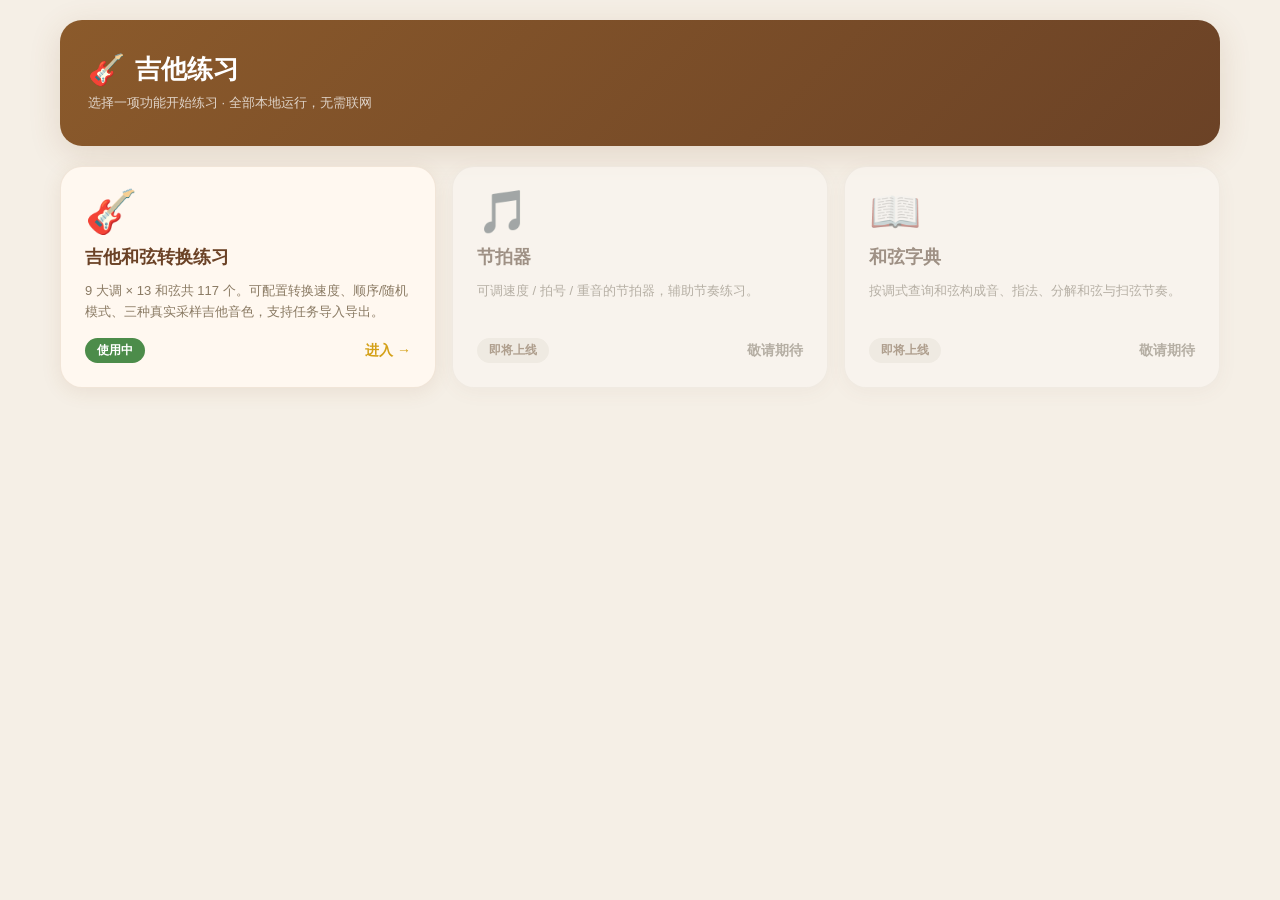
<file: src/index.html>
<!DOCTYPE html>
<html lang="zh-CN">
<head>
<meta charset="utf-8">
<meta name="viewport" content="width=device-width, initial-scale=1, maximum-scale=1, user-scalable=no, viewport-fit=cover">
<title>吉他练习</title>
<link rel="stylesheet" href="shared/css/common.css">
<link rel="stylesheet" href="css/home.css">
</head>
<body>
<div class="home">
  <header class="home-nav">
    <div class="nav-title"><span class="icon">🎸</span>吉他练习</div>
    <div class="nav-sub">选择一项功能开始练习 · 全部本地运行，无需联网</div>
  </header>

  <main class="feature-grid">
    <!--
      新增功能：复制下方卡片块并修改 href / icon / title / desc / tag。
      卡片为 <a> 时点击跳转；未上线的功能用 <div class="feature-card disabled"> 占位。
    -->
    <a class="feature-card" href="chord-switch/">
      <div class="f-icon">🎸</div>
      <div class="f-title">吉他和弦转换练习</div>
      <div class="f-desc">9 大调 × 13 和弦共 117 个。可配置转换速度、顺序/随机模式、三种真实采样吉他音色，支持任务导入导出。</div>
      <div class="f-foot">
        <span class="f-tag live">使用中</span>
        <span class="f-go">进入 →</span>
      </div>
    </a>

    <div class="feature-card disabled">
      <div class="f-icon">🎵</div>
      <div class="f-title">节拍器</div>
      <div class="f-desc">可调速度 / 拍号 / 重音的节拍器，辅助节奏练习。</div>
      <div class="f-foot">
        <span class="f-tag">即将上线</span>
        <span class="f-go">敬请期待</span>
      </div>
    </div>

    <div class="feature-card disabled">
      <div class="f-icon">📖</div>
      <div class="f-title">和弦字典</div>
      <div class="f-desc">按调式查询和弦构成音、指法、分解和弦与扫弦节奏。</div>
      <div class="f-foot">
        <span class="f-tag">即将上线</span>
        <span class="f-go">敬请期待</span>
      </div>
    </div>
  </main>
</div>
</body>
</html>
</file>
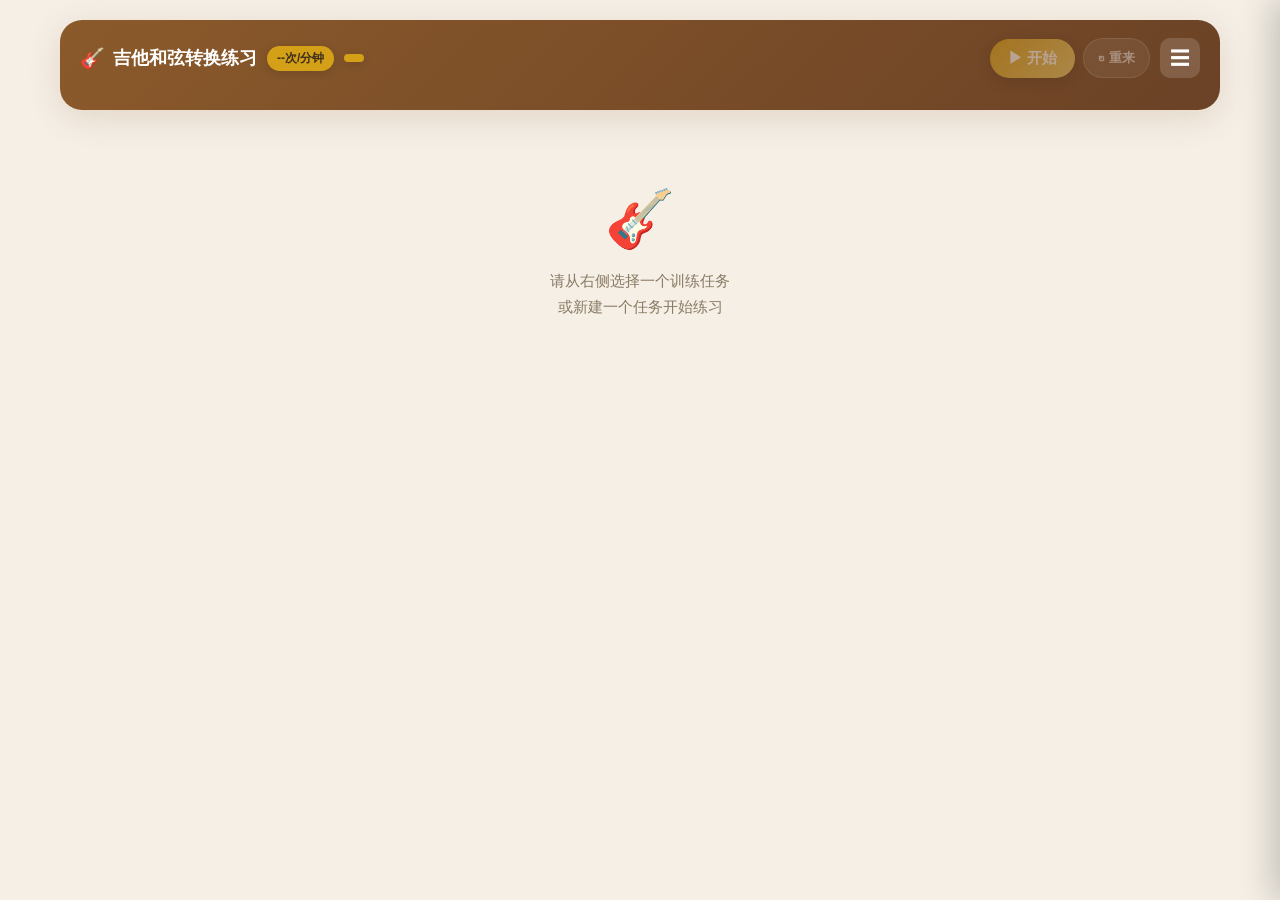
<file: src/practice/index.html>
<!DOCTYPE html>
<html lang="zh-CN">
<head>
<meta charset="utf-8">
<meta name="viewport" content="width=device-width, initial-scale=1, maximum-scale=1, user-scalable=no, viewport-fit=cover">
<title>吉他和弦转换练习</title>
<link rel="stylesheet" href="css/style.css">
</head>
<body>
<div class="app">
  <!-- ===== 左侧主训练区 ===== -->
  <div class="main-panel">
    <!-- 导航栏 -->
    <div class="navbar">
      <div class="navbar-top">
        <div class="navbar-left">
          <div class="navbar-task-name" id="navbarTaskName">
            <span class="icon">🎸</span>
            <span class="name">吉他和弦转换练习</span>
          </div>
          <span class="speed-tag" id="speedTag">--次/分钟</span>
          <span class="speed-tag mode-tag" id="modeTag"></span>
        </div>

        <div class="navbar-actions">
          <div class="control-group">
            <button class="btn-start" id="startBtn" disabled>
              <span class="btn-text">▶ 开始</span>
            </button>
            <button class="btn-restart" id="restartBtn" disabled title="重新开始">↻ 重来</button>
          </div>
          <button class="hamburger" id="hamburgerBtn" title="任务列表">☰</button>
        </div>
      </div>

      <div id="previewSection">
        <div class="preview-label">转换序列</div>
        <div class="preview-list" id="previewList"></div>
      </div>

    </div>

    <!-- 内容区 -->
    <div class="content-area" id="contentArea">
      <div class="content-empty">
        <div class="big-icon">🎸</div>
        <p>请从右侧选择一个训练任务<br>或新建一个任务开始练习</p>
      </div>
    </div>
  </div>


  <!-- ===== 右侧任务面板 ===== -->
  <div class="side-panel" id="sidePanel">
    <div class="side-header">
      <h2>🎸 训练任务</h2>
      <div style="display:flex;gap:8px;align-items:center">
        <button class="btn-new" id="newTaskBtn">＋ 新建任务</button>
        <button class="btn-close-drawer" id="closeDrawerBtn">✕</button>
      </div>
    </div>
    <div class="task-list" id="taskList"></div>
    <div class="io-actions">
      <button id="exportBtn">⬇ 导出</button>
      <button id="importBtn">⬆ 导入</button>
      <input type="file" id="importFile" accept=".json" style="display:none">
    </div>
  </div>
</div>

<!-- 抽屉遮罩：点击任务栏以外区域关闭 -->
<div class="drawer-backdrop" id="drawerBackdrop"></div>

<!-- ===== 任务编辑弹窗 ===== -->
<div class="modal-overlay" id="taskModal">
  <div class="modal">
    <div class="modal-header">
      <h3 id="modalTitle">新建任务</h3>
      <button class="modal-close" id="modalClose">✕</button>
    </div>
    <div class="modal-body">
      <!-- 任务名称 -->
      <div class="form-group">
        <label class="form-label">任务名称 <span class="req">*</span></label>
        <input type="text" class="input-field" id="f-name" placeholder="例如：C大调常用和弦练习">
      </div>

      <!-- 选择和弦 -->
      <div class="form-group">
        <label class="form-label">选择和弦 <span class="req">*</span></label>
        <div class="chord-selector" id="chordSelector"></div>
        <div class="form-hint">点击和弦选择，支持按调、按三和弦/七和弦分组全选</div>
      </div>

      <!-- 转换模式 -->
      <div class="form-group">
        <label class="form-label">转换模式</label>
        <div class="radio-group">
          <label class="radio-option"><input type="radio" name="f-mode" value="sequential" checked> 顺序转换</label>
          <label class="radio-option"><input type="radio" name="f-mode" value="random"> 随机转换</label>
        </div>
      </div>


      <!-- 编排顺序 -->
      <div class="form-group hidden-field" id="orderField">
        <label class="form-label">编排顺序</label>
        <div class="order-list" id="orderList"></div>
        <div class="form-hint">使用上下箭头调整和弦切换顺序</div>
      </div>

      <!-- 转换速度 -->
      <div class="form-group">
        <label class="form-label">转换速度（次/分钟）</label>
        <input type="number" class="input-field" id="f-speed" min="1" max="300" value="60">
        <div class="form-hint">设置每分钟转换多少次和弦</div>
      </div>

      <!-- 吉他音色 -->
      <div class="form-group" id="playToneField">
        <label class="form-label">吉他音色</label>
        <div class="radio-group">
          <label class="radio-option"><input type="radio" name="f-playTone" value="nylon" checked> 尼龙弦（古典，柔和）</label>
          <label class="radio-option"><input type="radio" name="f-playTone" value="acoustic"> 民谣钢弦（明亮）</label>
          <label class="radio-option"><input type="radio" name="f-playTone" value="electric"> 电吉他（圆润）</label>
        </div>
      </div>

      <!-- 和弦播放（转换后播响所有弦） -->
      <div class="form-group">
        <label class="form-label">和弦播放（转换后播响所有弦）</label>
        <div class="radio-group">
          <label class="radio-option"><input type="radio" name="f-playChord" value="true" checked> 是</label>
          <label class="radio-option"><input type="radio" name="f-playChord" value="false"> 否</label>
        </div>
      </div>

      <!-- 和弦转换预览 -->
      <div class="form-group">
        <label class="form-label">和弦转换预览</label>
        <div class="radio-group">
          <label class="radio-option"><input type="radio" name="f-preview" value="true" checked> 是</label>
          <label class="radio-option"><input type="radio" name="f-preview" value="false"> 否</label>
        </div>
      </div>

      <!-- 预览内容 -->

      <div class="form-group hidden-field" id="previewContentField">
        <label class="form-label">预览内容</label>
        <div class="checkbox-group" id="previewContentGroup">
          <label class="checkbox-item"><input type="checkbox" value="name" checked> 名称</label>
          <label class="checkbox-item"><input type="checkbox" value="fingering"> 指法</label>
        </div>
      </div>

      <!-- 显示和弦内容 -->
      <div class="form-group">
        <label class="form-label">显示和弦内容</label>
        <div class="radio-group vertical">
          <label class="radio-option"><input type="radio" name="f-displayMode" value="simple"> 简化（调式、级数、属性、名称、组成音、根音所在弦）</label>
          <label class="radio-option"><input type="radio" name="f-displayMode" value="detail" checked> 详细</label>
        </div>
      </div>

      <!-- 选择具体内容 -->
      <div class="form-group hidden-field" id="displayContentFieldGroup">
        <label class="form-label">选择具体内容</label>
        <div class="checkbox-group vertical" id="displayContentField">
          <label class="checkbox-item"><input type="checkbox" value="basic" checked> 基本属性（调式、级数、属性、调式音阶、构成音）</label>
          <label class="checkbox-item"><input type="checkbox" value="detail" checked> 详细解析（根音、指法）</label>
          <label class="checkbox-item"><input type="checkbox" value="arpeggio" checked> 分解和弦</label>
          <label class="checkbox-item"><input type="checkbox" value="strum" checked> 扫弦节奏</label>
        </div>
      </div>


    </div>
    <div class="modal-footer">
      <button class="btn-cancel" id="modalCancel">取消</button>
      <button class="btn-save" id="modalSave">保存任务</button>
    </div>
  </div>
</div>

<!-- 提示 toast -->
<div class="toast" id="toast"></div>

<script src="js/data.js"></script>
<script src="js/audio.js"></script>
<script src="js/app.js"></script>
</body>
</html>
</file>
<file: src/shared/css/common.css>
/* ============================================================
 * 共享基础样式（主题变量 / 重置 / 通用组件）
 * 供 src/ 下所有功能页面与首页复用。
 * 从 chord-switch 原 style.css 提取，勿随意改动主题变量。
 * ============================================================ */
:root{
  --wood:#8B5A2B;--wood-dark:#6B4226;--wood-light:#A0522D;--amber:#D4A017;--amber-light:#E8C96A;
  --bg:#F5EFE6;--bg-warm:#EFE6D8;--card:#FFF8F0;--text:#3E2F1C;--text-secondary:#8A7A63;
  --green:#4C8C4A;--red:#C0392B;--shadow:0 4px 20px rgba(139,90,43,.10);--shadow-lg:0 8px 32px rgba(139,90,43,.16);
  --radius:16px;--radius-lg:22px;
}
*{box-sizing:border-box;margin:0;padding:0}
html,body{font-family:-apple-system,BlinkMacSystemFont,"PingFang SC","Hiragino Sans GB","Microsoft YaHei",sans-serif;color:var(--text);background:var(--bg);min-height:100vh;-webkit-font-smoothing:antialiased}
button{font-family:inherit;cursor:pointer;-webkit-tap-highlight-color:transparent}
input,select{font-family:inherit}


/* ===== 首页返回链接（放在各功能导航栏） ===== */
.home-link{display:flex;align-items:center;justify-content:center;width:40px;height:40px;border-radius:10px;background:rgba(255,255,255,.15);color:#fff;font-size:18px;text-decoration:none;flex-shrink:0;transition:background .2s ease}
.home-link:hover{background:rgba(255,255,255,.25)}

/* ===== 抽屉 ===== */
.drawer-backdrop{position:fixed;inset:0;background:rgba(62,47,28,.35);z-index:99;opacity:0;pointer-events:none;transition:opacity .3s ease}
.drawer-backdrop.show{opacity:1;pointer-events:auto}
.side-panel{position:fixed;top:0;right:0;bottom:0;width:340px;background:var(--bg);box-shadow:-8px 0 32px rgba(0,0,0,.2);padding:16px;transform:translateX(100%);transition:transform .3s ease;z-index:100;overflow-y:auto;display:flex;flex-direction:column;gap:16px}
.side-panel.open{transform:translateX(0)}
@media(max-width:600px){.side-panel{width:85%;max-width:340px}}
.side-header{display:flex;align-items:center;justify-content:space-between;gap:8px}
.side-header h2{font-size:18px;font-weight:800;color:var(--wood-dark);display:flex;align-items:center;gap:8px}
.btn-new{background:var(--wood);color:#fff;border:none;border-radius:10px;padding:8px 14px;font-size:14px;font-weight:700;display:flex;align-items:center;gap:4px;transition:all .2s ease}
.btn-new:hover{background:var(--wood-dark)}
.btn-close-drawer{display:flex;background:var(--bg-warm);border:1px solid rgba(139,90,43,.15);color:var(--text);width:36px;height:36px;border-radius:10px;font-size:18px;align-items:center;justify-content:center}
.btn-close-drawer:hover{background:var(--wood);color:#fff}

/* ===== 弹窗 ===== */
.modal-overlay{position:fixed;top:0;left:0;right:0;bottom:0;background:rgba(62,47,28,.5);z-index:200;display:none;align-items:center;justify-content:center;padding:16px}
.modal-overlay.open{display:flex}
.modal{background:var(--card);border-radius:var(--radius-lg);width:100%;max-width:560px;max-height:90vh;overflow-y:auto;box-shadow:var(--shadow-lg);animation:fadeInUp .3s ease}
@keyframes fadeInUp{from{opacity:0;transform:translateY(24px)}to{opacity:1;transform:translateY(0)}}
.modal-header{position:sticky;top:0;background:var(--card);padding:18px 20px;border-bottom:1px solid rgba(139,90,43,.12);display:flex;align-items:center;justify-content:space-between;z-index:2}
.modal-header h3{font-size:18px;font-weight:800;color:var(--wood-dark)}
.modal-close{background:var(--bg-warm);border:none;border-radius:8px;width:32px;height:32px;font-size:16px;color:var(--text-secondary)}
.modal-body{padding:20px}
.modal-footer{position:sticky;bottom:0;background:var(--card);padding:16px 20px;border-top:1px solid rgba(139,90,43,.12);display:flex;gap:12px}
.modal-footer button{flex:1;padding:12px;border-radius:12px;font-size:15px;font-weight:700;border:none}
.btn-save{background:var(--wood);color:#fff}
.btn-save:hover{background:var(--wood-dark)}
.btn-cancel{background:var(--bg-warm);color:var(--text);border:1px solid rgba(139,90,43,.15)!important}

/* ===== 表单 ===== */
.form-group{margin-bottom:18px}
.form-label{display:block;font-size:14px;font-weight:700;color:var(--text);margin-bottom:8px}
.form-label .req{color:var(--red)}
.form-hint{font-size:12px;color:var(--text-secondary);margin-top:4px;line-height:1.5}
.input-field{width:100%;padding:12px 14px;font-size:15px;font-weight:500;color:var(--text);background:var(--bg);border:2px solid #E8E0D2;border-radius:12px;outline:none;transition:border-color .2s ease,box-shadow .2s ease}
.input-field:focus{border-color:var(--wood-light);box-shadow:0 0 0 3px rgba(139,90,43,.1)}
.radio-group{display:flex;gap:16px}
.radio-group.vertical{flex-direction:column;gap:10px}
.radio-option{display:flex;align-items:center;gap:6px;cursor:pointer;font-size:14px}
.radio-option input{accent-color:var(--wood);width:16px;height:16px}
.checkbox-group{display:flex;flex-wrap:wrap;gap:8px}
.checkbox-group.vertical{flex-direction:column;align-items:stretch}
.checkbox-group.vertical .checkbox-item{width:100%}
.checkbox-item{display:flex;align-items:center;gap:6px;background:var(--bg-warm);border:1px solid rgba(139,90,43,.15);border-radius:8px;padding:8px 12px;font-size:13px;font-weight:600;cursor:pointer;user-select:none}
.checkbox-item input{accent-color:var(--wood);width:15px;height:15px}
.checkbox-item.checked{background:var(--wood);color:#fff;border-color:var(--wood)}
.checkbox-item.checked input{accent-color:#fff}

/* ===== 通用工具类 ===== */
.hidden-field{display:none}

/* ===== Toast ===== */
.toast{position:fixed;top:20px;left:50%;transform:translateX(-50%);background:var(--wood-dark);color:#fff;padding:12px 20px;border-radius:12px;font-size:14px;font-weight:600;box-shadow:var(--shadow-lg);z-index:300;opacity:0;transition:opacity .3s ease;pointer-events:none;max-width:90%;text-align:center}
.toast.show{opacity:1}
.toast.error{background:var(--red)}
</file>
<file: src/css/home.css>
/* ============================================================
 * 首页（功能入口）- 专属样式
 * ============================================================ */
.home{max-width:1200px;margin:0 auto;min-height:100vh;padding:20px;display:flex;flex-direction:column;gap:20px}
.home-nav{background:linear-gradient(135deg,var(--wood) 0%,var(--wood-dark) 100%);border-radius:var(--radius-lg);padding:32px 28px;color:#fff;box-shadow:var(--shadow-lg)}
.home-nav .nav-title{font-size:26px;font-weight:900;display:flex;align-items:center;gap:10px}
.home-nav .nav-title .icon{font-size:30px}
.home-nav .nav-sub{font-size:13px;color:rgba(255,255,255,.75);margin-top:6px;line-height:1.6}
.feature-grid{display:grid;grid-template-columns:repeat(auto-fill,minmax(280px,1fr));gap:16px}
.feature-card{background:var(--card);border:1px solid rgba(139,90,43,.12);border-radius:var(--radius-lg);box-shadow:var(--shadow);padding:24px;text-decoration:none;color:inherit;display:flex;flex-direction:column;gap:12px;transition:transform .2s ease,box-shadow .2s ease,border-color .2s ease}
.feature-card:hover{transform:translateY(-3px);box-shadow:var(--shadow-lg);border-color:var(--wood-light)}
.feature-card .f-icon{font-size:42px;line-height:1}
.feature-card .f-title{font-size:18px;font-weight:800;color:var(--wood-dark)}
.feature-card .f-desc{font-size:13px;color:var(--text-secondary);line-height:1.6;flex:1}
.feature-card .f-foot{display:flex;align-items:center;justify-content:space-between;margin-top:4px}
.feature-card .f-tag{font-size:12px;font-weight:700;padding:4px 12px;border-radius:999px;background:var(--bg-warm);color:var(--wood)}
.feature-card .f-tag.live{background:var(--green);color:#fff}
.feature-card .f-go{font-size:14px;font-weight:800;color:var(--amber)}
.feature-card.disabled{opacity:.55;cursor:not-allowed;pointer-events:none;filter:grayscale(.5)}
.feature-card.disabled .f-go{color:var(--text-secondary)}
@media(max-width:600px){.home{padding:12px}.home-nav{padding:24px 18px}.home-nav .nav-title{font-size:22px}.feature-grid{grid-template-columns:1fr}}
</file>
<file: src/practice/css/style.css>
:root{
  --wood:#8B5A2B;--wood-dark:#6B4226;--wood-light:#A0522D;--amber:#D4A017;--amber-light:#E8C96A;
  --bg:#F5EFE6;--bg-warm:#EFE6D8;--card:#FFF8F0;--text:#3E2F1C;--text-secondary:#8A7A63;
  --green:#4C8C4A;--red:#C0392B;--shadow:0 4px 20px rgba(139,90,43,.10);--shadow-lg:0 8px 32px rgba(139,90,43,.16);
  --radius:16px;--radius-lg:22px;
}
*{box-sizing:border-box;margin:0;padding:0}
html,body{font-family:-apple-system,BlinkMacSystemFont,"PingFang SC","Hiragino Sans GB","Microsoft YaHei",sans-serif;color:var(--text);background:var(--bg);min-height:100vh;-webkit-font-smoothing:antialiased}
button{font-family:inherit;cursor:pointer;-webkit-tap-highlight-color:transparent}
input,select{font-family:inherit}
.app{max-width:1200px;margin:0 auto;min-height:100vh;display:flex;gap:20px;padding:20px}
@media(max-width:900px){.app{padding:12px;gap:12px}}
.main-panel{flex:1;min-width:0;display:flex;flex-direction:column;gap:16px}
@media(max-width:900px){.main-panel{width:100%}}
.panel{background:var(--card);border-radius:var(--radius-lg);box-shadow:var(--shadow);border:1px solid rgba(139,90,43,.12);padding:20px}
.panel-title{font-size:15px;font-weight:700;color:var(--wood-dark);display:flex;align-items:center;gap:8px;margin-bottom:14px}
.panel-title .dot{width:8px;height:8px;background:var(--amber);border-radius:50%;flex-shrink:0}
.navbar{background:linear-gradient(135deg,var(--wood) 0%,var(--wood-dark) 100%);border-radius:var(--radius-lg);padding:18px 20px;color:#fff;box-shadow:var(--shadow-lg)}
.navbar-top{display:flex;align-items:center;justify-content:space-between;gap:12px;margin-bottom:14px;flex-wrap:wrap}
.navbar-left{display:flex;align-items:center;gap:10px;min-width:0;flex:1}
.navbar-task-name{font-size:18px;font-weight:800;display:flex;align-items:center;gap:8px;min-width:0;overflow:hidden;text-overflow:ellipsis;white-space:nowrap}
.navbar-task-name .icon{font-size:20px}
.navbar-task-name .name{overflow:hidden;text-overflow:ellipsis;white-space:nowrap}
.navbar-actions{display:flex;align-items:center;gap:10px;flex-shrink:0}
/* 转换速度 tag 标签 */
.speed-tag{flex-shrink:0;background:var(--amber);color:#3E2F1C;font-size:12px;font-weight:800;padding:4px 10px;border-radius:999px;white-space:nowrap;box-shadow:0 2px 8px rgba(0,0,0,.15)}

.hamburger{display:flex;background:rgba(255,255,255,.15);border:none;color:#fff;width:40px;height:40px;border-radius:10px;font-size:20px;align-items:center;justify-content:center;flex-shrink:0}
.hamburger:hover{background:rgba(255,255,255,.25)}


.preview-label{font-size:12px;color:rgba(255,255,255,.7);margin-bottom:8px;font-weight:600}
.preview-list{display:flex;gap:8px;overflow-x:auto;padding-bottom:4px;cursor:grab;touch-action:pan-y;user-select:none}
.preview-list.dragging{cursor:grabbing}
.preview-list::-webkit-scrollbar{height:4px}
.preview-list::-webkit-scrollbar-thumb{background:rgba(255,255,255,.3);border-radius:4px}
.preview-item{flex-shrink:0;background:rgba(255,255,255,.12);border:2px solid transparent;border-radius:12px;padding:8px 10px;text-align:center;min-width:56px;transition:all .2s ease;cursor:pointer}
.preview-item:hover:not(.active){border-color:rgba(255,255,255,.45);transform:translateY(-1px)}
.preview-item.active{background:var(--amber);border-color:#fff;color:#3E2F1C}
.preview-item .p-name{font-size:15px;font-weight:800}
.preview-item .p-finger{font-size:11px;color:rgba(255,255,255,.85);margin-top:2px;font-family:monospace}
.preview-item.active .p-finger{color:#3E2F1C}
/* 预览项内的和弦图（缩小显示） */
.preview-item .p-finger .chord-diagram{width:64px;background:rgba(255,255,255,.15);border-color:rgba(255,255,255,.25);padding:2px}
.preview-item .p-finger .chord-diagram .cd-nut{stroke:currentColor;stroke-width:3}
.preview-item .p-finger .chord-diagram .cd-fret{stroke:currentColor;stroke-width:1}
.preview-item .p-finger .chord-diagram .cd-string{stroke:currentColor;stroke-width:1}
.preview-item .p-finger .chord-diagram .cd-dot{fill:currentColor;stroke:currentColor}
.preview-item .p-finger .chord-diagram .cd-finger{font-size:6px;fill:var(--wood-dark)}
.preview-item .p-finger .chord-diagram .cd-xo{font-size:8px}
.content-area{flex:1;display:flex;flex-direction:column;gap:16px}
.content-empty{text-align:center;padding:60px 20px;color:var(--text-secondary)}
.content-empty .big-icon{font-size:56px;margin-bottom:16px}
.content-empty p{font-size:15px;line-height:1.7}
/* ===== 简化模式卡片（居中放大 · 精致排版） ===== */
.simple-card{position:relative;background:linear-gradient(160deg,var(--wood-light) 0%,var(--wood) 48%,var(--wood-dark) 100%);border-radius:28px;color:#fff;box-shadow:0 18px 44px rgba(107,66,38,.32);padding:52px 40px 40px;text-align:center;max-width:680px;margin:10px auto;width:100%;border:1px solid rgba(255,255,255,.14);overflow:hidden;isolation:isolate}
.simple-card::before{content:'🎸';position:absolute;top:16px;left:20px;font-size:26px;opacity:.4;z-index:0}
.simple-card::after{content:'';position:absolute;top:-90px;right:-70px;width:240px;height:240px;border-radius:50%;background:rgba(255,255,255,.07);z-index:0}
.simple-card>*{position:relative;z-index:1}
.simple-card .simple-name{font-size:104px;font-weight:900;line-height:1.06;letter-spacing:2px;text-shadow:0 8px 28px rgba(0,0,0,.28),0 2px 0 rgba(255,255,255,.18);margin-bottom:26px}
.simple-card .simple-name .note-acc{color:var(--amber-light)}
.simple-card .simple-name .note-suffix{font-size:.5em;font-weight:800}
.simple-card .simple-meta{display:flex;justify-content:center;gap:10px;flex-wrap:wrap;margin-bottom:26px}
.simple-card .simple-meta .tag{background:rgba(255,255,255,.16);border:1px solid rgba(255,255,255,.25);padding:7px 16px;border-radius:999px;font-size:14px;font-weight:700;backdrop-filter:blur(4px)}
.simple-card .simple-divider{width:72px;height:2px;background:rgba(255,255,255,.3);margin:0 auto 24px;border-radius:2px}
.simple-card .simple-tones{display:flex;align-items:center;justify-content:center;gap:12px;flex-wrap:wrap;margin-bottom:18px}
.simple-card .simple-tones .st-label{font-size:13px;font-weight:700;color:rgba(255,255,255,.85)}
.simple-card .st-chips{display:flex;gap:8px;flex-wrap:wrap;justify-content:center}
.simple-card .st-chip{background:rgba(255,255,255,.2);border:1px solid rgba(255,255,255,.28);border-radius:10px;padding:4px 12px;font-size:17px;font-weight:800}
.simple-card .simple-root{display:inline-flex;align-items:center;gap:8px;background:rgba(0,0,0,.18);border:1px solid rgba(255,255,255,.18);border-radius:999px;padding:9px 20px;font-size:14px;font-weight:700}
.simple-card .simple-root .sr-str{color:var(--amber-light)}
.simple-card .simple-root .sr-note{color:var(--amber-light);font-weight:900;margin-left:4px}
@media(max-width:600px){.simple-card{padding:40px 20px 32px}.simple-card .simple-name{font-size:76px}}

/* ===== 基本属性卡片（顶部横向 · 左右结构） ===== */
.basic-card{background:linear-gradient(135deg,var(--wood-light) 0%,var(--wood) 100%);border-radius:var(--radius-lg);color:#fff;box-shadow:var(--shadow);padding:20px}
.basic-card .basic-layout{display:grid;grid-template-columns:200px 1fr;gap:24px;align-items:center}
.basic-card .chord-name{font-size:64px;font-weight:900;line-height:1;text-align:center;text-shadow:0 4px 16px rgba(0,0,0,.2)}
.basic-card .basic-right{display:flex;flex-direction:column;gap:10px;min-width:0}
.basic-card .basic-scale{display:flex;align-items:center;gap:12px;flex-wrap:wrap}
.basic-card .basic-tones{display:flex;align-items:center;gap:8px;flex-wrap:wrap}
.basic-card .bs-label{font-size:13px;font-weight:700;color:rgba(255,255,255,.9);white-space:nowrap}
.basic-card .scale-chips{display:flex;flex-wrap:wrap;gap:6px}
.basic-card .scale-chip{background:rgba(255,255,255,.15);border:1px solid rgba(255,255,255,.25);border-radius:8px;padding:4px 10px;font-size:13px;font-weight:600;color:#fff}
.basic-card .scale-chip.root{background:var(--amber);color:#3E2F1C;border-color:var(--amber)}
.basic-card .chord-meta{font-size:13px;color:rgba(255,255,255,.9);line-height:1.6}
.basic-card .chord-meta .tag{display:inline-block;background:rgba(255,255,255,.2);padding:2px 8px;border-radius:6px;margin-right:6px;font-weight:600}
@media(max-width:700px){.basic-card .basic-layout{grid-template-columns:1fr;gap:14px}.basic-card .chord-name{font-size:48px}}

/* ===== 详细解析 + 分解和弦 布局 ===== */
.detail-layout{display:grid;gap:16px;align-items:start}
.detail-layout.two{grid-template-columns:minmax(0,2fr) minmax(0,1fr)}
.detail-layout.single{grid-template-columns:1fr;max-width:640px;margin:0 auto;width:100%}
.dl-left{min-width:0}
.dl-right{min-width:0}
.dl-center{min-width:0}
@media(max-width:700px){.detail-layout.two{grid-template-columns:1fr}}
.info-card{background:var(--card);border-radius:var(--radius);box-shadow:var(--shadow);border:1px solid rgba(139,90,43,.12);padding:16px}
/* 详细解析卡片 */
.detail-card .detail-body{display:flex;flex-direction:column;gap:16px}
.detail-card .df-title{font-size:15px;font-weight:800;color:var(--wood-dark);flex-shrink:0}
.detail-card .df-head{display:flex;align-items:center;gap:10px;flex-wrap:wrap;margin-bottom:10px;padding-bottom:10px;border-bottom:1px dashed rgba(139,90,43,.15)}
/* 指法卡片内部两列：左=指法图+说明，右=和弦音位指板（高度并排不叠加） */
.detail-card .detail-cols{display:grid;grid-template-columns:minmax(0,1fr) minmax(0,1.1fr);gap:16px;align-items:start}
@media(max-width:700px){.detail-card .detail-cols{grid-template-columns:1fr}}
/* 分解和弦卡片 */
.arpeggio-card .arpeggio-list{display:flex;flex-direction:column;gap:10px}

.tone-chip{display:inline-flex;align-items:center;gap:5px;background:var(--bg-warm);border:1px solid rgba(139,90,43,.18);border-radius:999px;padding:3px 10px}
.tone-chip .t-note{font-size:14px;font-weight:800;color:var(--wood-dark)}
.tone-chip .t-num{font-size:11px;color:var(--text-secondary)}
.root-display{display:flex;align-items:center;gap:14px}
.root-note{width:52px;height:52px;background:linear-gradient(135deg,var(--amber) 0%,var(--amber-light) 100%);border-radius:50%;display:flex;align-items:center;justify-content:center;font-size:22px;font-weight:900;color:#3E2F1C;box-shadow:0 4px 12px rgba(212,160,23,.3);flex-shrink:0}
.root-info{font-size:14px;line-height:1.6;flex:1;min-width:0}
.root-info .strong{font-weight:800;color:var(--wood-dark)}
/* ===== 和弦音位指板（根音区，固定 0-8 品） ===== */
.rf-board{width:100%;max-width:280px;display:block;margin:0 auto;background:var(--bg-warm);border:1px solid rgba(139,90,43,.15);border-radius:12px;padding:6px 8px}
.rf-string{stroke:var(--wood);stroke-linecap:round}
.rf-string.root{stroke:var(--amber);filter:drop-shadow(0 0 2px rgba(212,160,23,.7))}
.rf-string.muted{stroke:rgba(138,122,99,.5)}
.rf-nut{stroke:var(--wood-dark);stroke-width:4}
.rf-fret{stroke:rgba(139,90,43,.25);stroke-width:1.2}
.rf-note{font-size:12px;font-weight:400;fill:var(--text-secondary)}
.rf-note.tone{font-weight:800;fill:var(--wood-dark)}
.rf-note.root{font-weight:900;fill:#3E2F1C}
.rf-acc{font-size:.72em}
.rf-rootbadge{fill:var(--amber);stroke:var(--wood-dark);stroke-width:1}
.rf-tonebadge{fill:rgba(212,160,23,.16);stroke:var(--amber);stroke-width:1.2}
.rf-range{fill:rgba(212,160,23,.10);stroke:var(--amber);stroke-width:1.5;rx:8}
.rf-x{font-size:13px;font-weight:700;fill:rgba(138,122,99,.6)}
.rf-fretnum{font-size:10px;font-weight:700;fill:var(--text-secondary)}
.rf-strlabel{font-size:11px;font-weight:700;fill:var(--text-secondary)}
.rf-strlabel.root{fill:var(--wood-dark);font-weight:900}
.tag[title]{cursor:help}
.simple-card [title]{cursor:help}
.tone-chip[title]{cursor:help}
/* 指法卡片右列：和弦音位（根音） */
.fingering-root .fr-title{font-size:15px;font-weight:800;color:var(--wood-dark);margin-bottom:12px;display:flex;align-items:center;gap:6px}


.fingering-wrap{display:flex;gap:20px;align-items:flex-start;flex-wrap:wrap}
.fingering-num{font-family:monospace;font-size:14px;font-weight:700;color:var(--wood-dark);background:var(--bg-warm);padding:6px 10px;border-radius:8px;border:1px solid rgba(139,90,43,.15)}
.fingering-num .muted{color:var(--text-secondary);font-weight:400}

/* ===== 标准和弦图（SVG） ===== */
.chord-diagram{width:150px;height:auto;flex-shrink:0;background:var(--bg-warm);border:1px solid rgba(139,90,43,.15);border-radius:12px;padding:4px}
.chord-diagram .cd-name{font-size:13px;font-weight:800;fill:var(--wood-dark)}
.chord-diagram .cd-nut{stroke:var(--wood-dark);stroke-width:4}
.chord-diagram .cd-fret{stroke:var(--wood-dark);stroke-width:1.5}
.chord-diagram .cd-string{stroke:var(--wood-dark);stroke-width:1.2}
.chord-diagram .cd-dot{fill:var(--wood);stroke:var(--wood-dark);stroke-width:1}
.chord-diagram .cd-finger{font-size:9px;font-weight:700;fill:#fff;text-anchor:middle}
.chord-diagram .cd-xo{font-size:13px;font-weight:700}
.chord-diagram .cd-x{fill:var(--red)}
.chord-diagram .cd-o{fill:var(--green)}
.chord-diagram .cd-fretnum{font-size:10px;font-weight:700;fill:var(--text-secondary)}
.chord-diagram .cd-acc{font-size:.8em}
.chord-diagram .cd-suffix{font-size:.72em}
/* 1弦→6弦 方向箭头与弦名标注 */
.chord-diagram .cd-arrow{stroke:var(--text-secondary);stroke-width:1.2;fill:none}
.chord-diagram .cd-arrow-head{fill:var(--text-secondary)}
.chord-diagram .cd-stringtag{font-size:9px;font-weight:600;fill:var(--text-secondary)}
/* 预览缩略图隐藏箭头/品号/弦名标注，避免小图杂乱 */
.preview-item .chord-diagram .cd-arrow,
.preview-item .chord-diagram .cd-arrow-head,
.preview-item .chord-diagram .cd-stringtag,
.preview-item .chord-diagram .cd-fretnum{display:none}
/* 音名/和弦名中的升降号：位于基础字母左上角，不放在右边 */
.note-w{position:relative;display:inline-block;white-space:nowrap}
.note-acc{position:absolute;left:-.5em;top:-.38em;font-size:.8em;font-weight:700;line-height:1;pointer-events:none}
.basic-card .chord-name .note-suffix{font-size:.55em;font-weight:800}
.fingering-legend{display:flex;flex-direction:column;gap:6px;font-size:12px;color:var(--text);line-height:1.5;padding-top:2px}
.fingering-legend .fl-title{font-size:13px;font-weight:800;color:var(--wood-dark);margin-bottom:2px}
.fingering-legend .fl-row{display:flex;align-items:center;gap:6px}
.fingering-legend .fl-sym{display:inline-flex;align-items:center;justify-content:center;min-width:18px;height:18px;border-radius:50%;font-size:11px;font-weight:700;background:var(--bg-warm);border:1px solid rgba(139,90,43,.2)}
.fingering-legend .fl-sym.cd-x{color:var(--red);background:transparent;border:none;font-size:13px}
.fingering-legend .fl-sym.cd-o{color:var(--green);background:transparent;border:none;font-size:13px}
.fingering-legend .fl-sym.cd-dot-s{color:var(--wood);background:transparent;border:none;font-size:13px}
.fingering-legend .fl-text{font-family:monospace;font-size:12px;color:var(--text-secondary);margin-top:4px;background:var(--bg-warm);padding:4px 8px;border-radius:6px;display:inline-block}

.arpeggio-list{display:flex;flex-direction:column;gap:10px}
.arpeggio-item{border:1px solid rgba(139,90,43,.15);border-radius:10px;padding:10px 12px;background:var(--bg-warm)}
.arpeggio-item .a-head{display:flex;align-items:center;justify-content:space-between;gap:8px;margin-bottom:6px}
.arpeggio-item .a-name{font-size:14px;font-weight:800;color:var(--wood-dark)}
.arpeggio-item .a-desc{font-size:12px;color:var(--text-secondary);line-height:1.5}
/* ===== 扫弦节奏卡片 ===== */
.strum-card .strum-legend{display:flex;flex-wrap:wrap;gap:16px;align-items:center;font-size:12px;color:var(--text-secondary);padding:6px 2px 2px}
.strum-legend .lg-item{display:flex;align-items:center;gap:6px}
.strum-legend .lg-sym{display:inline-flex}
.strum-legend .lg-sym .strum-arrow{width:13px;height:18px;color:var(--wood-dark)}
.strum-legend .lg-sym.lg-up .strum-arrow{color:var(--amber)}
.strum-card .strum-list{display:flex;flex-direction:column;gap:10px;margin-top:8px}
.strum-pattern{display:flex;align-items:center;gap:18px;flex-wrap:wrap;background:var(--bg-warm);border:1px solid rgba(139,90,43,.14);border-radius:14px;padding:12px 16px;box-shadow:0 2px 8px rgba(139,90,43,.05);transition:border-color .2s ease,box-shadow .2s ease}
.strum-pattern:hover{border-color:rgba(139,90,43,.28);box-shadow:0 4px 14px rgba(139,90,43,.1)}
.strum-pattern .strum-play{width:40px;height:40px;border-radius:50%;padding:0;display:flex;align-items:center;justify-content:center;font-size:15px;color:#fff;background:linear-gradient(135deg,var(--wood) 0%,var(--wood-dark) 100%);box-shadow:0 3px 10px rgba(107,66,38,.35);transition:all .2s ease}
.strum-pattern .strum-play:hover{transform:scale(1.08);box-shadow:0 5px 14px rgba(107,66,38,.45)}
.strum-pattern .strum-play.playing{background:linear-gradient(135deg,var(--amber) 0%,var(--amber-light) 100%);color:#3E2F1C}
.strum-pattern .sp-info{min-width:150px}
.strum-pattern .sp-name{font-size:15px;font-weight:800;color:var(--wood-dark)}
.strum-pattern .sp-desc{font-size:12px;color:var(--text-secondary);margin-top:2px;line-height:1.4}
.strum-grid{display:flex;gap:8px;flex:1;min-width:0;justify-content:center}
.strum-beat{display:flex;flex-direction:column;align-items:center;gap:5px}
.strum-beats{display:flex;width:124px;height:38px;background:linear-gradient(180deg,#fff 0%,var(--bg-warm) 100%);border:1px solid rgba(139,90,43,.18);border-radius:10px;overflow:hidden;box-shadow:inset 0 1px 3px rgba(139,90,43,.08)}
.strum-beat-label{font-size:11px;font-weight:800;color:var(--wood-dark);line-height:1}
.strum-cell{flex:1;display:flex;align-items:center;justify-content:center;position:relative;transition:all .18s ease}
.strum-cell + .strum-cell{border-left:1px dashed rgba(139,90,43,.16)}
.strum-cell.down{background:rgba(139,90,43,.12);color:var(--wood-dark)}
.strum-cell.up{background:rgba(212,160,23,.15);color:#b8860b}
.strum-cell.strong{box-shadow:inset 0 3px 0 rgba(139,90,43,.28)}
.strum-cell .strum-arrow{width:15px;height:26px;display:block}
.rest-tick{width:2px;height:12px;border-radius:2px;background:rgba(139,90,43,.3)}
.strum-cell.active{background:var(--green)!important;color:#fff!important;box-shadow:inset 0 0 0 2px #fff,0 3px 10px rgba(76,140,74,.45)}
.strum-cell.active .strum-arrow{animation:strumBounce .25s ease}
.strum-cell.up.active .strum-arrow{animation:strumBounceUp .25s ease}
@keyframes strumBounce{0%{transform:translateY(4px)}50%{transform:translateY(-2px)}100%{transform:translateY(0)}}
@keyframes strumBounceUp{0%{transform:translateY(-4px)}50%{transform:translateY(2px)}100%{transform:translateY(0)}}
@media(max-width:900px){.strum-pattern{flex-direction:column;align-items:flex-start}.strum-grid{width:100%;justify-content:flex-start;overflow-x:auto;padding-bottom:4px}}
@media(max-width:700px){.strum-cell{width:26px}}
.play-btn{background:var(--wood);color:#fff;border:none;border-radius:8px;padding:6px 12px;font-size:13px;font-weight:700;display:flex;align-items:center;gap:4px;transition:all .2s ease;flex-shrink:0}
.play-btn:hover{background:var(--wood-dark)}
.play-btn.playing{background:var(--amber);color:#3E2F1C}
.control-group{display:flex;gap:8px;align-items:center;flex-shrink:0}
.btn-start{padding:10px 18px;font-size:15px;font-weight:800;color:#fff;background:linear-gradient(135deg,var(--amber) 0%,var(--amber-light) 100%);border:none;border-radius:999px;box-shadow:0 4px 14px rgba(0,0,0,.2);transition:all .3s ease;display:flex;align-items:center;justify-content:center;gap:6px;white-space:nowrap;flex-shrink:0}
.btn-start:hover:not(:disabled){transform:translateY(-1px);box-shadow:0 6px 18px rgba(0,0,0,.25)}
.btn-start:active:not(:disabled){transform:translateY(0)}
.btn-start:disabled{opacity:.5;cursor:not-allowed}
.btn-start.paused{background:linear-gradient(135deg,var(--wood) 0%,var(--wood-dark) 100%);color:#fff}
.btn-start.resuming{background:linear-gradient(135deg,var(--green) 0%,#3a7a38 100%);color:#fff}
.btn-restart{background:rgba(255,255,255,.16);border:1px solid rgba(255,255,255,.25);color:#fff;padding:10px 14px;font-size:13px;font-weight:700;border-radius:999px;display:flex;align-items:center;gap:4px;white-space:nowrap;transition:all .3s ease;flex-shrink:0}
.btn-restart:hover:not(:disabled){background:rgba(255,255,255,.28)}
.btn-restart:disabled{opacity:.4;cursor:not-allowed}
.drawer-backdrop{position:fixed;inset:0;background:rgba(62,47,28,.35);z-index:99;opacity:0;pointer-events:none;transition:opacity .3s ease}
.drawer-backdrop.show{opacity:1;pointer-events:auto}
.side-panel{position:fixed;top:0;right:0;bottom:0;width:340px;background:var(--bg);box-shadow:-8px 0 32px rgba(0,0,0,.2);padding:16px;transform:translateX(100%);transition:transform .3s ease;z-index:100;overflow-y:auto;display:flex;flex-direction:column;gap:16px}

.side-panel.open{transform:translateX(0)}
@media(max-width:600px){.side-panel{width:85%;max-width:340px}}

.side-header{display:flex;align-items:center;justify-content:space-between;gap:8px}
.side-header h2{font-size:18px;font-weight:800;color:var(--wood-dark);display:flex;align-items:center;gap:8px}
.btn-new{background:var(--wood);color:#fff;border:none;border-radius:10px;padding:8px 14px;font-size:14px;font-weight:700;display:flex;align-items:center;gap:4px;transition:all .2s ease}
.btn-new:hover{background:var(--wood-dark)}
.btn-close-drawer{display:flex;background:var(--bg-warm);border:1px solid rgba(139,90,43,.15);color:var(--text);width:36px;height:36px;border-radius:10px;font-size:18px;align-items:center;justify-content:center}
.btn-close-drawer:hover{background:var(--wood);color:#fff}

.task-list{display:flex;flex-direction:column;gap:10px}
.task-item{background:var(--card);border:2px solid rgba(139,90,43,.12);border-radius:var(--radius);padding:14px;cursor:pointer;transition:all .2s ease}
.task-item:hover{border-color:var(--wood-light)}
.task-item.active{border-color:var(--amber);background:#FFFDF6}
.task-item .t-head{display:flex;align-items:center;justify-content:space-between;gap:8px;margin-bottom:8px}
.task-item .t-name{font-size:15px;font-weight:800;color:var(--wood-dark);overflow:hidden;text-overflow:ellipsis;white-space:nowrap}
.task-item .t-actions{display:flex;gap:4px;flex-shrink:0}
.task-item .t-actions button{background:var(--bg-warm);border:1px solid rgba(139,90,43,.15);border-radius:8px;width:30px;height:30px;font-size:14px;color:var(--text-secondary);transition:all .2s ease}
.task-item .t-actions button:hover{background:var(--wood);color:#fff}
.task-item .t-actions button.del:hover{background:var(--red)}
.task-item .t-meta{font-size:12px;color:var(--text-secondary);line-height:1.6}
.task-item .t-meta .chips{display:flex;flex-wrap:wrap;gap:4px;margin-top:6px}
.task-item .t-meta .chip{background:var(--bg-warm);border-radius:6px;padding:2px 6px;font-size:11px;font-weight:600}
.task-empty{text-align:center;padding:40px 20px;color:var(--text-secondary);font-size:14px;line-height:1.7}
.task-empty .icon{font-size:40px;margin-bottom:10px}
.io-actions{display:flex;gap:8px}
.io-actions button{flex:1;background:var(--bg-warm);border:1px solid rgba(139,90,43,.2);border-radius:10px;padding:10px;font-size:13px;font-weight:700;color:var(--wood-dark);transition:all .2s ease}
.io-actions button:hover{background:var(--wood);color:#fff}
.modal-overlay{position:fixed;top:0;left:0;right:0;bottom:0;background:rgba(62,47,28,.5);z-index:200;display:none;align-items:center;justify-content:center;padding:16px}
.modal-overlay.open{display:flex}
.modal{background:var(--card);border-radius:var(--radius-lg);width:100%;max-width:560px;max-height:90vh;overflow-y:auto;box-shadow:var(--shadow-lg);animation:fadeInUp .3s ease}
@keyframes fadeInUp{from{opacity:0;transform:translateY(24px)}to{opacity:1;transform:translateY(0)}}
.modal-header{position:sticky;top:0;background:var(--card);padding:18px 20px;border-bottom:1px solid rgba(139,90,43,.12);display:flex;align-items:center;justify-content:space-between;z-index:2}
.modal-header h3{font-size:18px;font-weight:800;color:var(--wood-dark)}
.modal-close{background:var(--bg-warm);border:none;border-radius:8px;width:32px;height:32px;font-size:16px;color:var(--text-secondary)}
.modal-body{padding:20px}
.modal-footer{position:sticky;bottom:0;background:var(--card);padding:16px 20px;border-top:1px solid rgba(139,90,43,.12);display:flex;gap:12px}
.modal-footer button{flex:1;padding:12px;border-radius:12px;font-size:15px;font-weight:700;border:none}
.btn-save{background:var(--wood);color:#fff}
.btn-save:hover{background:var(--wood-dark)}
.btn-cancel{background:var(--bg-warm);color:var(--text);border:1px solid rgba(139,90,43,.15)!important}
.form-group{margin-bottom:18px}
.form-label{display:block;font-size:14px;font-weight:700;color:var(--text);margin-bottom:8px}
.form-label .req{color:var(--red)}
.form-hint{font-size:12px;color:var(--text-secondary);margin-top:4px;line-height:1.5}
.input-field{width:100%;padding:12px 14px;font-size:15px;font-weight:500;color:var(--text);background:var(--bg);border:2px solid #E8E0D2;border-radius:12px;outline:none;transition:border-color .2s ease,box-shadow .2s ease}
.input-field:focus{border-color:var(--wood-light);box-shadow:0 0 0 3px rgba(139,90,43,.1)}
.radio-group{display:flex;gap:16px}
.radio-group.vertical{flex-direction:column;gap:10px}
.radio-option{display:flex;align-items:center;gap:6px;cursor:pointer;font-size:14px}
.radio-option input{accent-color:var(--wood);width:16px;height:16px}
.chord-selector{border:1px solid rgba(139,90,43,.15);border-radius:12px;overflow:hidden}
.cs-group{border-bottom:1px solid rgba(139,90,43,.1)}
.cs-group:last-child{border-bottom:none}
.cs-group-head{display:flex;align-items:center;justify-content:space-between;padding:10px 12px;background:var(--bg-warm);cursor:pointer}
.cs-group-head .g-label{font-size:13px;font-weight:700;color:var(--wood-dark)}
.cs-group-head .g-label .g-sub{font-size:11px;color:var(--text-secondary);font-weight:400;margin-left:6px}
.cs-group-head .g-select-all{font-size:12px;color:var(--wood);font-weight:700}

/* ===== 子组（三和弦/七和弦） ===== */
.cs-subgroup{border-top:1px dashed rgba(139,90,43,.12)}
.cs-subgroup-head{display:flex;align-items:center;justify-content:space-between;padding:8px 12px 0}
.cs-subgroup-head .sg-label{font-size:12px;font-weight:700;color:var(--text-secondary)}
.cs-subgroup-head .g-select-all{font-size:12px;color:var(--wood);font-weight:700}

/* 全选按钮状态 */
.g-select-all{cursor:pointer;user-select:none;padding:2px 6px;border-radius:6px;transition:all .15s ease}
.g-select-all:hover{background:rgba(139,90,43,.1)}
.g-select-all.sg-all{color:var(--green);font-weight:800}
.g-select-all.sg-part{color:var(--amber);font-weight:800}
.g-select-all.sg-none{color:var(--text-secondary);font-weight:600}

.cs-chords{display:flex;flex-wrap:wrap;gap:6px;padding:10px 12px}
.cs-chord{border:2px solid rgba(139,90,43,.2);background:var(--card);border-radius:8px;padding:6px 12px;font-size:14px;font-weight:700;color:var(--text);cursor:pointer;transition:all .15s ease;user-select:none}
.cs-chord.selected{background:var(--wood);border-color:var(--wood);color:#fff}
.cs-chord:hover{border-color:var(--wood-light)}
.order-list{display:flex;flex-direction:column;gap:6px}
.order-item{display:flex;align-items:center;gap:8px;background:var(--bg-warm);border:1px solid rgba(139,90,43,.15);border-radius:10px;padding:8px 10px}
.order-item .o-index{width:24px;height:24px;background:var(--wood);color:#fff;border-radius:50%;display:flex;align-items:center;justify-content:center;font-size:12px;font-weight:700;flex-shrink:0}
.order-item .o-name{flex:1;font-size:14px;font-weight:700}
.order-item .o-arrows{display:flex;gap:4px}
.order-item .o-arrows button{background:var(--card);border:1px solid rgba(139,90,43,.2);border-radius:6px;width:28px;height:28px;font-size:13px;color:var(--wood-dark)}
.order-item .o-arrows button:disabled{opacity:.3;cursor:not-allowed}
.order-empty{font-size:13px;color:var(--text-secondary);padding:8px}
.checkbox-group{display:flex;flex-wrap:wrap;gap:8px}
.checkbox-group.vertical{flex-direction:column;align-items:stretch}
.checkbox-group.vertical .checkbox-item{width:100%}
.checkbox-item{display:flex;align-items:center;gap:6px;background:var(--bg-warm);border:1px solid rgba(139,90,43,.15);border-radius:8px;padding:8px 12px;font-size:13px;font-weight:600;cursor:pointer;user-select:none}

.checkbox-item input{accent-color:var(--wood);width:15px;height:15px}
.checkbox-item.checked{background:var(--wood);color:#fff;border-color:var(--wood)}
.checkbox-item.checked input{accent-color:#fff}
.hidden-field{display:none}
.toast{position:fixed;top:20px;left:50%;transform:translateX(-50%);background:var(--wood-dark);color:#fff;padding:12px 20px;border-radius:12px;font-size:14px;font-weight:600;box-shadow:var(--shadow-lg);z-index:300;opacity:0;transition:opacity .3s ease;pointer-events:none;max-width:90%;text-align:center}
.toast.show{opacity:1}
.toast.error{background:var(--red)}
@media(max-width:600px){.panel{padding:14px}.chord-hero .chord-name{font-size:32px}.navbar{padding:14px 16px}.btn-start{padding:8px 12px;font-size:13px}.btn-restart{padding:8px 10px;font-size:12px}}
</file>
